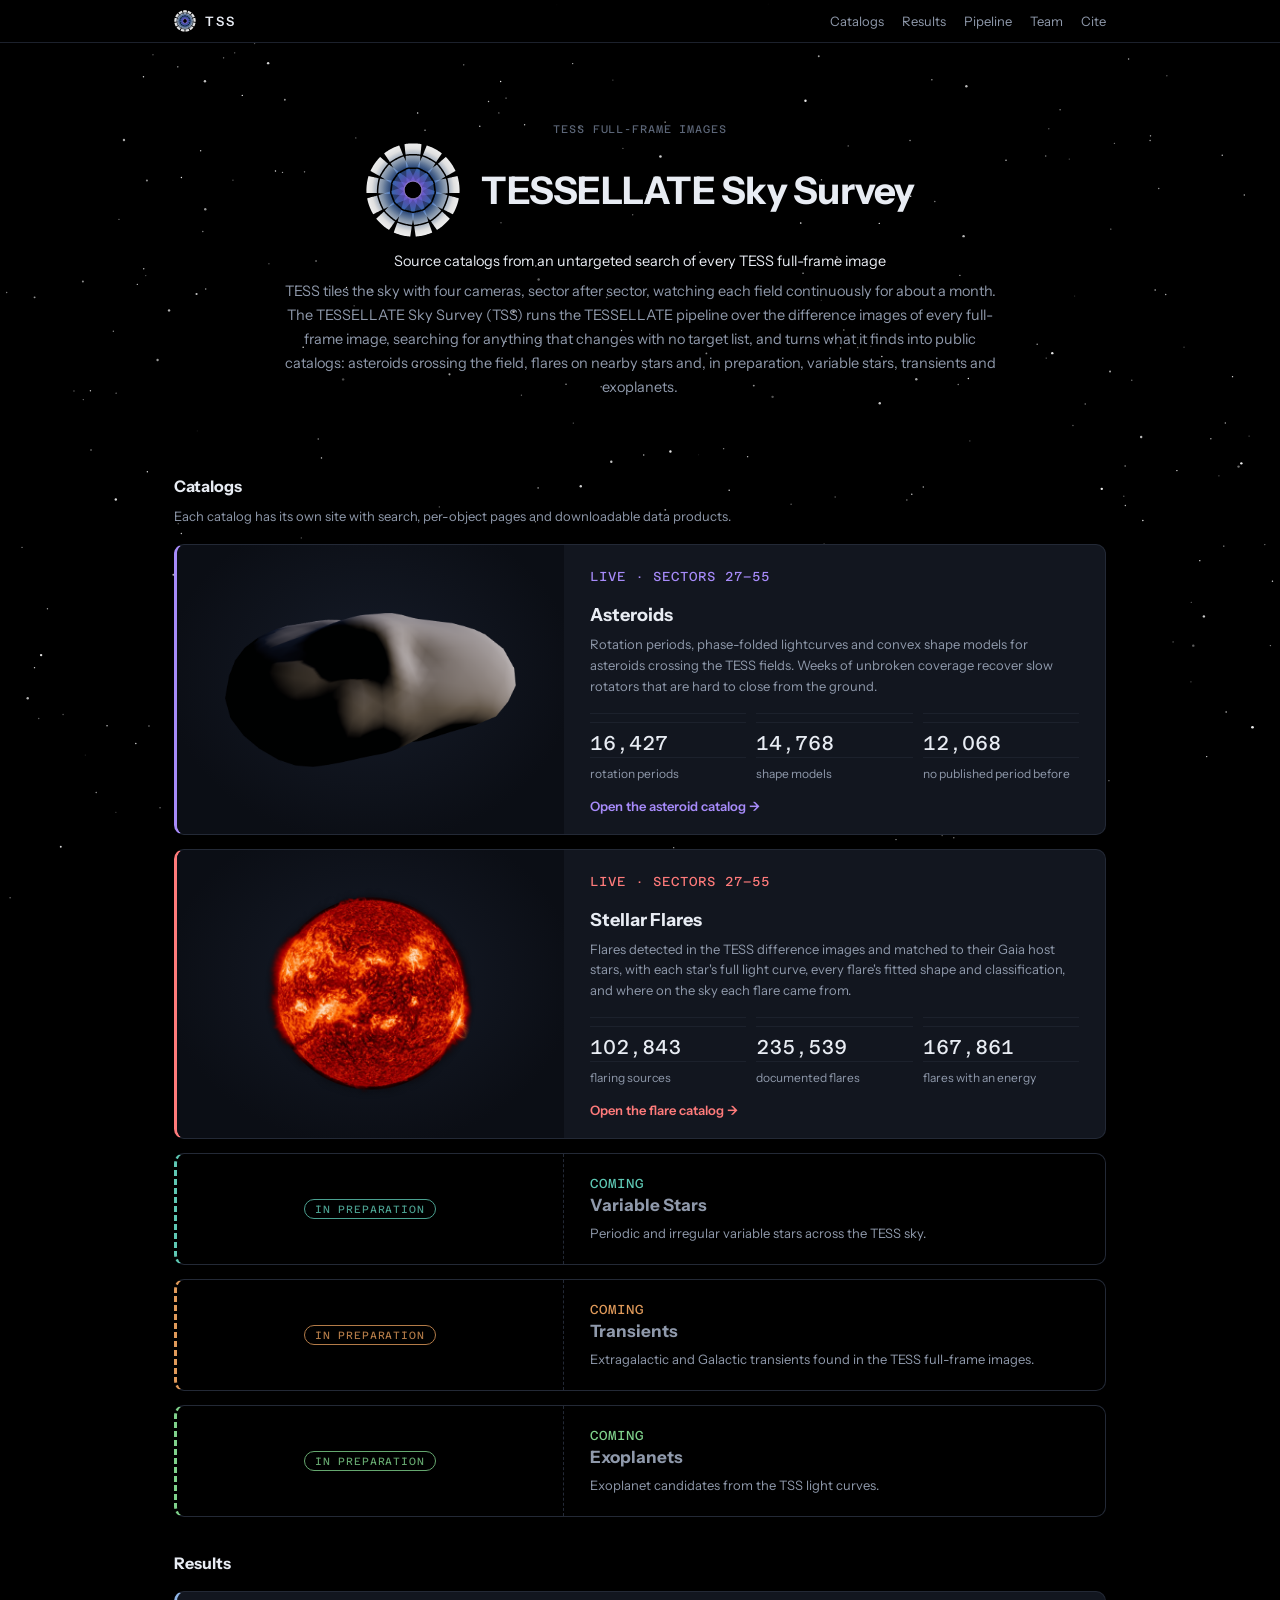
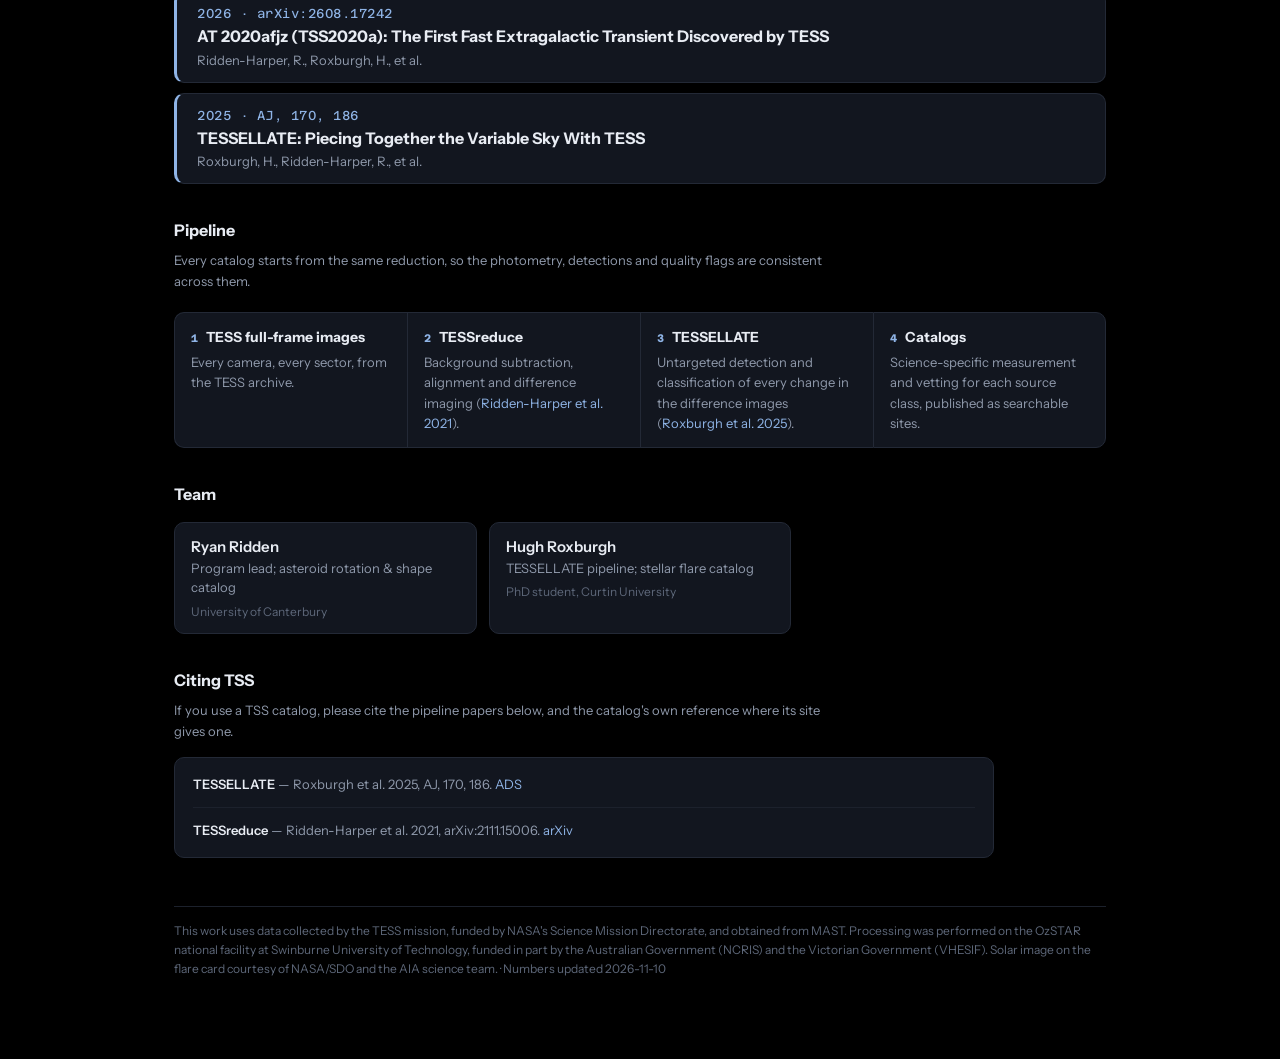
<file: index.html>
<!doctype html><html lang="en"><meta charset="utf-8">
<title>TESSELLATE Sky Survey (TSS)</title>
<meta name="viewport" content="width=device-width,initial-scale=1">
<meta name="description" content="The TESSELLATE Sky Survey (TSS): source catalogs from an untargeted search of every TESS full-frame image. Asteroid rotation and shape, stellar flares, and more to come.">
<link rel="icon" href="assets/favicon.svg?v=7" type="image/svg+xml">
<link rel="preconnect" href="https://fonts.googleapis.com">
<link rel="preconnect" href="https://fonts.gstatic.com" crossorigin>
<link rel="stylesheet" href="https://fonts.googleapis.com/css2?family=Instrument+Sans:ital,wght@0,400;0,500;0,600;0,700;1,400&family=Azeret+Mono:wght@400;500&display=swap">
<link rel="stylesheet" href="assets/site.css?v=18">

<!-- loader: generated by tools/make_logo.py --loader -->
<div id="loader"><style>#loader{position:fixed;inset:0;z-index:100;display:flex;align-items:center;justify-content:center;background:#000;opacity:.999;will-change:opacity;animation:ld-out 0.34s ease 1.65s forwards}#loader svg{width:min(60vmin,400px);height:auto}#loader use{opacity:0;animation:ld-in 0.17s ease-out forwards,ld-fade 0.45s linear forwards;animation-delay:calc(var(--i) * 0.061s),1.45s}.ld-k0{animation:ld-k0 0.25s ease 0.98s forwards}@keyframes ld-k0{to{stop-color:#c4b0ff;stop-opacity:0.82}}.ld-k1{animation:ld-k1 0.25s ease 0.98s forwards}@keyframes ld-k1{to{stop-color:#a98cf8;stop-opacity:0.63}}@keyframes ld-in{to{opacity:1}}@keyframes ld-fade{to{opacity:0}}@keyframes ld-out{to{opacity:0;visibility:hidden}}@media (prefers-reduced-motion:reduce){#loader{display:none}}</style><svg viewBox="-136.1 -136.1 272.2 272.2" aria-hidden="true"><defs><radialGradient id="ld-g" gradientUnits="userSpaceOnUse" cx="0" cy="0" r="136.1"><stop class="ld-k0" offset="0.17" stop-color="#8665ef" stop-opacity="0.453"/><stop class="ld-k1" offset="0.185" stop-color="#8367ef" stop-opacity="0.456"/><stop offset="0.21" stop-color="#7d6aee" stop-opacity="0.46"/><stop offset="0.45" stop-color="#4a86e8" stop-opacity="0.5"/><stop offset="0.64" stop-color="#b9d3f5" stop-opacity="0.68"/><stop offset="0.86" stop-color="#ffffff" stop-opacity="0.88"/><stop offset="1.0" stop-color="#ffffff" stop-opacity="0.95"/></radialGradient><g id="ld-s0"><path d="M24.1,-129.9 21.2,-130.4 18.2,-130.8 15.2,-131.2 12.2,-131.5 9.2,-131.7 6.1,-131.9 3.1,-132.0 0.0,-132.0 -3.1,-132.0 -6.1,-131.9 -9.2,-131.7 -12.2,-131.5 -15.2,-131.2 -18.2,-130.8 -21.2,-130.4 -24.1,-129.9 -24.0,-128.3 -23.8,-126.5 -23.6,-124.8 -23.5,-123.0 -23.3,-121.3 -23.1,-119.5 -23.0,-117.6 -22.8,-115.8 -22.6,-113.9 -22.4,-112.1 -22.2,-110.2 -22.0,-108.3 -21.8,-106.4 -21.5,-104.5 -21.3,-102.6 -21.1,-100.7 -18.5,-101.0 -15.9,-101.3 -13.3,-101.6 -10.7,-101.8 -8.0,-101.9 -5.3,-102.0 -2.7,-102.1 0.0,-102.1 2.7,-102.1 5.3,-102.0 8.0,-101.9 10.7,-101.8 13.3,-101.6 15.9,-101.3 18.5,-101.0 21.1,-100.7 21.3,-102.6 21.5,-104.5 21.8,-106.4 22.0,-108.3 22.2,-110.2 22.4,-112.1 22.6,-113.9 22.8,-115.8 23.0,-117.6 23.1,-119.5 23.3,-121.3 23.5,-123.0 23.6,-124.8 23.8,-126.5 24.0,-128.3Z"/><path d="M20.8,-96.5 18.3,-96.8 15.7,-97.1 13.1,-97.3 10.5,-97.5 7.9,-97.7 5.3,-97.8 2.6,-97.8 0.0,-97.9 -2.6,-97.8 -5.3,-97.8 -7.9,-97.7 -10.5,-97.5 -13.1,-97.3 -15.7,-97.1 -18.3,-96.8 -20.8,-96.5 -20.7,-94.6 -20.7,-92.6 -20.6,-90.6 -20.6,-88.5 -20.5,-86.5 -20.4,-84.4 -20.3,-82.3 -20.2,-80.2 -20.1,-78.1 -20.0,-76.0 -19.9,-73.9 -19.7,-71.8 -19.6,-69.6 -19.5,-67.5 -19.3,-65.4 -19.2,-63.3 -16.8,-63.5 -14.5,-63.7 -12.1,-63.8 -9.7,-63.9 -7.3,-64.0 -4.8,-64.1 -2.4,-64.1 0.0,-64.1 2.4,-64.1 4.8,-64.1 7.3,-64.0 9.7,-63.9 12.1,-63.8 14.5,-63.7 16.8,-63.5 19.2,-63.3 19.3,-65.4 19.5,-67.5 19.6,-69.6 19.7,-71.8 19.9,-73.9 20.0,-76.0 20.1,-78.1 20.2,-80.2 20.3,-82.3 20.4,-84.4 20.5,-86.5 20.6,-88.5 20.6,-90.6 20.7,-92.6 20.7,-94.6Z"/><path d="M19.0,-58.7 16.7,-58.9 14.3,-59.0 12.0,-59.2 9.6,-59.3 7.2,-59.4 4.8,-59.4 2.4,-59.5 0.0,-59.5 -2.4,-59.5 -4.8,-59.4 -7.2,-59.4 -9.6,-59.3 -12.0,-59.2 -14.3,-59.0 -16.7,-58.9 -19.0,-58.7 -19.0,-56.6 -19.0,-54.4 -19.0,-52.2 -19.0,-50.0 -19.0,-47.8 -19.0,-45.5 -18.9,-43.3 -18.9,-41.0 -18.8,-38.8 -18.8,-36.5 -18.7,-34.3 -18.6,-32.0 -18.6,-29.8 -18.5,-27.5 -18.4,-25.3 -18.3,-23.1 -16.0,-23.1 -13.8,-23.2 -11.5,-23.2 -9.2,-23.3 -6.9,-23.3 -4.6,-23.3 -2.3,-23.3 0.0,-23.3 2.3,-23.3 4.6,-23.3 6.9,-23.3 9.2,-23.3 11.5,-23.2 13.8,-23.2 16.0,-23.1 18.3,-23.1 18.4,-25.3 18.5,-27.5 18.6,-29.8 18.6,-32.0 18.7,-34.3 18.8,-36.5 18.8,-38.8 18.9,-41.0 18.9,-43.3 19.0,-45.5 19.0,-47.8 19.0,-50.0 19.0,-52.2 19.0,-54.4 19.0,-56.6Z"/></g><g id="ld-s1"><path d="M-39.1,-126.3 -41.9,-125.3 -44.7,-124.3 -47.5,-123.2 -50.3,-122.1 -53.1,-120.9 -55.9,-119.6 -58.6,-118.3 -61.3,-116.9 -64.0,-115.4 -66.7,-113.9 -69.3,-112.4 -71.9,-110.7 -74.4,-109.1 -76.9,-107.4 -79.3,-105.6 -81.7,-103.9 -80.8,-102.4 -79.9,-101.0 -78.9,-99.5 -78.0,-98.0 -77.0,-96.5 -76.0,-95.0 -75.0,-93.5 -74.0,-91.9 -72.9,-90.4 -71.9,-88.8 -70.8,-87.3 -69.8,-85.7 -68.7,-84.1 -67.6,-82.5 -66.6,-80.9 -65.5,-79.4 -63.3,-80.9 -61.2,-82.3 -59.0,-83.7 -56.7,-85.2 -54.4,-86.5 -52.1,-87.9 -49.8,-89.2 -47.5,-90.4 -45.1,-91.6 -42.7,-92.8 -40.3,-94.0 -37.9,-95.1 -35.4,-96.1 -33.0,-97.1 -30.6,-98.1 -28.1,-99.0 -28.8,-100.8 -29.5,-102.5 -30.2,-104.3 -30.9,-106.1 -31.6,-107.9 -32.3,-109.6 -33.0,-111.4 -33.6,-113.1 -34.3,-114.8 -35.0,-116.5 -35.7,-118.2 -36.4,-119.9 -37.1,-121.5 -37.7,-123.1 -38.4,-124.7Z"/><path d="M-26.4,-95.1 -28.8,-94.2 -31.2,-93.3 -33.6,-92.3 -36.0,-91.2 -38.4,-90.2 -40.8,-89.0 -43.1,-87.9 -45.5,-86.7 -47.8,-85.4 -50.1,-84.1 -52.4,-82.8 -54.6,-81.5 -56.8,-80.1 -59.0,-78.7 -61.2,-77.3 -63.3,-75.8 -62.3,-74.1 -61.3,-72.4 -60.4,-70.6 -59.3,-68.8 -58.3,-67.1 -57.3,-65.3 -56.2,-63.5 -55.2,-61.7 -54.1,-59.8 -53.0,-58.0 -51.9,-56.2 -50.8,-54.4 -49.7,-52.6 -48.6,-50.8 -47.5,-48.9 -46.4,-47.1 -44.4,-48.4 -42.4,-49.7 -40.3,-50.9 -38.3,-52.1 -36.2,-53.3 -34.1,-54.5 -31.9,-55.6 -29.8,-56.8 -27.6,-57.9 -25.5,-59.0 -23.3,-60.1 -21.1,-61.1 -19.0,-62.1 -16.8,-63.1 -14.6,-64.0 -12.5,-65.0 -13.3,-66.9 -14.2,-68.8 -15.0,-70.8 -15.9,-72.7 -16.8,-74.7 -17.6,-76.6 -18.5,-78.5 -19.4,-80.4 -20.3,-82.3 -21.2,-84.2 -22.1,-86.1 -22.9,-87.9 -23.8,-89.8 -24.7,-91.6 -25.6,-93.4Z"/><path d="M-10.4,-60.8 -12.6,-59.9 -14.7,-58.9 -16.9,-58.0 -19.0,-56.9 -21.2,-55.9 -23.4,-54.8 -25.5,-53.8 -27.6,-52.7 -29.8,-51.5 -31.9,-50.4 -34.0,-49.2 -36.0,-48.0 -38.1,-46.8 -40.1,-45.6 -42.1,-44.4 -44.1,-43.1 -43.1,-41.2 -42.1,-39.3 -41.1,-37.4 -40.1,-35.4 -39.0,-33.5 -37.9,-31.5 -36.9,-29.5 -35.8,-27.6 -34.7,-25.6 -33.6,-23.6 -32.5,-21.6 -31.4,-19.7 -30.3,-17.7 -29.1,-15.8 -28.0,-13.8 -26.9,-11.9 -24.9,-13.0 -23.0,-14.1 -21.0,-15.2 -19.0,-16.3 -17.0,-17.4 -14.9,-18.5 -12.9,-19.6 -10.8,-20.7 -8.8,-21.7 -6.7,-22.8 -4.7,-23.9 -2.6,-24.9 -0.6,-25.9 1.4,-26.9 3.5,-27.9 5.5,-28.9 4.5,-30.9 3.6,-32.9 2.6,-35.0 1.6,-37.0 0.6,-39.0 -0.4,-41.1 -1.4,-43.1 -2.4,-45.1 -3.4,-47.1 -4.4,-49.1 -5.4,-51.1 -6.4,-53.1 -7.4,-55.1 -8.4,-57.0 -9.4,-58.9Z"/></g><g id="ld-s2"><path d="M-93.3,-93.6 -95.3,-91.5 -97.3,-89.3 -99.3,-87.0 -101.3,-84.7 -103.2,-82.3 -105.0,-79.9 -106.9,-77.5 -108.6,-75.0 -110.3,-72.4 -112.0,-69.9 -113.6,-67.3 -115.1,-64.7 -116.6,-62.0 -118.0,-59.3 -119.3,-56.7 -120.6,-54.0 -119.2,-53.1 -117.7,-52.3 -116.1,-51.4 -114.6,-50.6 -113.0,-49.7 -111.5,-48.8 -109.8,-47.9 -108.2,-47.0 -106.6,-46.1 -104.9,-45.2 -103.3,-44.3 -101.6,-43.4 -99.9,-42.5 -98.2,-41.6 -96.5,-40.7 -94.9,-39.9 -93.7,-42.2 -92.4,-44.5 -91.1,-46.8 -89.8,-49.0 -88.4,-51.3 -87.0,-53.6 -85.5,-55.8 -84.0,-58.0 -82.5,-60.2 -80.9,-62.4 -79.3,-64.5 -77.7,-66.6 -76.0,-68.6 -74.3,-70.6 -72.6,-72.6 -70.9,-74.6 -72.3,-75.8 -73.8,-77.1 -75.2,-78.3 -76.6,-79.6 -78.1,-80.8 -79.5,-82.1 -80.9,-83.3 -82.4,-84.5 -83.8,-85.7 -85.2,-86.9 -86.5,-88.1 -87.9,-89.2 -89.3,-90.4 -90.6,-91.5 -91.9,-92.6Z"/><path d="M-67.6,-71.9 -69.3,-70.0 -71.0,-68.1 -72.7,-66.1 -74.3,-64.0 -75.9,-62.0 -77.5,-59.9 -79.0,-57.8 -80.5,-55.6 -82.0,-53.4 -83.5,-51.2 -84.9,-49.0 -86.2,-46.8 -87.6,-44.5 -88.8,-42.3 -90.1,-40.0 -91.3,-37.7 -89.6,-36.6 -87.9,-35.6 -86.3,-34.5 -84.5,-33.4 -82.8,-32.3 -81.1,-31.2 -79.3,-30.1 -77.5,-29.0 -75.7,-27.8 -73.9,-26.7 -72.1,-25.6 -70.3,-24.5 -68.4,-23.4 -66.6,-22.3 -64.8,-21.3 -63.0,-20.2 -61.8,-22.2 -60.6,-24.3 -59.4,-26.3 -58.1,-28.4 -56.8,-30.4 -55.5,-32.4 -54.1,-34.4 -52.8,-36.4 -51.4,-38.4 -50.0,-40.4 -48.6,-42.3 -47.1,-44.3 -45.7,-46.2 -44.2,-48.1 -42.7,-49.9 -41.2,-51.7 -42.9,-53.1 -44.5,-54.4 -46.2,-55.7 -47.9,-57.0 -49.5,-58.3 -51.2,-59.6 -52.9,-60.9 -54.6,-62.2 -56.2,-63.5 -57.9,-64.7 -59.5,-66.0 -61.2,-67.2 -62.8,-68.4 -64.4,-69.6 -66.0,-70.8Z"/><path d="M-37.5,-49.0 -39.0,-47.2 -40.4,-45.3 -41.9,-43.5 -43.3,-41.6 -44.8,-39.7 -46.2,-37.7 -47.6,-35.8 -48.9,-33.8 -50.3,-31.8 -51.6,-29.8 -52.9,-27.8 -54.2,-25.8 -55.5,-23.8 -56.7,-21.7 -57.9,-19.7 -59.1,-17.7 -57.4,-16.5 -55.6,-15.2 -53.8,-14.0 -51.9,-12.8 -50.1,-11.5 -48.2,-10.3 -46.4,-9.0 -44.5,-7.8 -42.6,-6.5 -40.7,-5.3 -38.8,-4.1 -36.9,-2.8 -35.0,-1.6 -33.1,-0.4 -31.2,0.8 -29.4,2.0 -28.1,0.1 -26.9,-1.8 -25.7,-3.7 -24.4,-5.6 -23.1,-7.5 -21.8,-9.4 -20.5,-11.4 -19.2,-13.3 -17.9,-15.2 -16.6,-17.1 -15.2,-18.9 -13.9,-20.8 -12.6,-22.7 -11.2,-24.5 -9.9,-26.3 -8.6,-28.1 -10.4,-29.5 -12.1,-30.8 -13.9,-32.2 -15.8,-33.5 -17.6,-34.9 -19.4,-36.2 -21.2,-37.5 -23.1,-38.8 -24.9,-40.2 -26.7,-41.5 -28.5,-42.8 -30.4,-44.0 -32.2,-45.3 -34.0,-46.6 -35.7,-47.8Z"/></g><g id="ld-s3"><path d="M-126.1,-39.6 -126.9,-36.7 -127.7,-33.8 -128.4,-30.9 -129.0,-27.9 -129.6,-25.0 -130.2,-22.0 -130.6,-18.9 -131.0,-15.9 -131.4,-12.9 -131.6,-9.8 -131.8,-6.8 -132.0,-3.7 -132.1,-0.7 -132.1,2.3 -132.0,5.3 -131.9,8.3 -130.2,8.3 -128.5,8.4 -126.7,8.4 -125.0,8.5 -123.2,8.5 -121.4,8.6 -119.5,8.6 -117.7,8.6 -115.8,8.7 -113.9,8.7 -112.0,8.7 -110.1,8.8 -108.2,8.8 -106.3,8.8 -104.4,8.8 -102.5,8.8 -102.5,6.2 -102.5,3.6 -102.4,1.0 -102.3,-1.7 -102.1,-4.3 -101.9,-7.0 -101.7,-9.7 -101.4,-12.3 -101.0,-15.0 -100.6,-17.6 -100.2,-20.2 -99.7,-22.8 -99.2,-25.4 -98.7,-28.0 -98.1,-30.6 -97.4,-33.1 -99.3,-33.5 -101.1,-34.0 -103.0,-34.4 -104.9,-34.9 -106.7,-35.3 -108.5,-35.7 -110.4,-36.1 -112.2,-36.6 -114.0,-37.0 -115.8,-37.4 -117.6,-37.8 -119.3,-38.1 -121.0,-38.5 -122.8,-38.9 -124.4,-39.2Z"/><path d="M-93.3,-32.3 -93.9,-29.8 -94.5,-27.3 -95.0,-24.7 -95.6,-22.2 -96.0,-19.6 -96.4,-17.0 -96.8,-14.4 -97.2,-11.8 -97.5,-9.2 -97.7,-6.6 -97.9,-3.9 -98.1,-1.3 -98.2,1.3 -98.3,3.9 -98.3,6.4 -98.3,9.0 -96.4,9.2 -94.4,9.4 -92.4,9.6 -90.4,9.7 -88.3,9.9 -86.3,10.1 -84.2,10.2 -82.1,10.4 -80.0,10.5 -77.9,10.7 -75.7,10.8 -73.6,10.9 -71.5,11.1 -69.4,11.2 -67.3,11.3 -65.2,11.4 -65.1,9.0 -64.9,6.7 -64.8,4.3 -64.6,1.9 -64.4,-0.5 -64.2,-2.9 -63.9,-5.3 -63.7,-7.7 -63.4,-10.1 -63.0,-12.5 -62.7,-14.9 -62.3,-17.3 -61.9,-19.7 -61.5,-22.0 -61.0,-24.3 -60.5,-26.7 -62.6,-27.1 -64.7,-27.5 -66.8,-27.8 -68.9,-28.2 -71.0,-28.6 -73.1,-29.0 -75.1,-29.4 -77.2,-29.7 -79.3,-30.1 -81.3,-30.4 -83.4,-30.8 -85.4,-31.1 -87.4,-31.4 -89.4,-31.7 -91.4,-32.0Z"/><path d="M-56.0,-25.9 -56.4,-23.7 -56.9,-21.3 -57.3,-19.0 -57.7,-16.7 -58.1,-14.3 -58.4,-11.9 -58.7,-9.6 -59.0,-7.2 -59.3,-4.8 -59.6,-2.4 -59.8,0.0 -60.0,2.4 -60.2,4.8 -60.3,7.1 -60.5,9.5 -60.6,11.8 -58.4,12.1 -56.3,12.3 -54.1,12.6 -51.9,12.8 -49.7,13.1 -47.5,13.3 -45.3,13.6 -43.0,13.8 -40.8,14.0 -38.5,14.2 -36.3,14.4 -34.0,14.6 -31.8,14.8 -29.5,15.0 -27.3,15.2 -25.1,15.4 -24.9,13.1 -24.7,10.9 -24.4,8.6 -24.2,6.4 -24.0,4.1 -23.7,1.8 -23.4,-0.5 -23.2,-2.8 -22.9,-5.1 -22.6,-7.4 -22.3,-9.7 -22.0,-12.0 -21.7,-14.2 -21.3,-16.5 -21.0,-18.7 -20.7,-20.9 -22.9,-21.3 -25.1,-21.6 -27.3,-22.0 -29.5,-22.4 -31.8,-22.7 -34.0,-23.0 -36.2,-23.4 -38.5,-23.7 -40.7,-24.0 -42.9,-24.3 -45.1,-24.6 -47.3,-24.9 -49.5,-25.2 -51.7,-25.4 -53.9,-25.7Z"/></g><g id="ld-s4"><path d="M-130.0,23.6 -129.4,26.5 -128.8,29.4 -128.0,32.3 -127.2,35.2 -126.4,38.1 -125.5,41.0 -124.5,43.9 -123.4,46.8 -122.3,49.7 -121.1,52.5 -119.9,55.3 -118.6,58.0 -117.3,60.7 -115.9,63.4 -114.4,66.0 -113.0,68.6 -111.4,67.9 -109.9,67.1 -108.3,66.4 -106.7,65.6 -105.1,64.8 -103.5,64.0 -101.8,63.2 -100.2,62.4 -98.5,61.5 -96.8,60.7 -95.2,59.8 -93.5,58.9 -91.8,58.1 -90.1,57.2 -88.4,56.3 -86.7,55.4 -87.9,53.1 -89.1,50.8 -90.2,48.4 -91.4,46.0 -92.5,43.6 -93.5,41.2 -94.5,38.7 -95.5,36.2 -96.4,33.7 -97.3,31.2 -98.1,28.7 -98.9,26.1 -99.7,23.6 -100.4,21.0 -101.0,18.5 -101.6,16.0 -103.5,16.5 -105.3,16.9 -107.2,17.4 -109.0,17.9 -110.9,18.3 -112.7,18.8 -114.5,19.3 -116.3,19.8 -118.1,20.2 -119.9,20.7 -121.6,21.2 -123.4,21.7 -125.1,22.1 -126.8,22.6 -128.4,23.1Z"/><path d="M-97.6,14.8 -97.0,17.3 -96.4,19.8 -95.7,22.3 -94.9,24.8 -94.1,27.3 -93.3,29.8 -92.4,32.2 -91.5,34.7 -90.6,37.2 -89.6,39.6 -88.5,42.0 -87.5,44.4 -86.4,46.8 -85.2,49.1 -84.1,51.4 -82.9,53.7 -81.1,52.9 -79.2,52.2 -77.4,51.4 -75.5,50.6 -73.6,49.8 -71.7,49.0 -69.8,48.2 -67.9,47.3 -65.9,46.5 -64.0,45.6 -62.1,44.8 -60.1,43.9 -58.2,43.0 -56.2,42.1 -54.3,41.3 -52.4,40.4 -53.4,38.2 -54.4,36.1 -55.4,33.9 -56.3,31.7 -57.3,29.5 -58.2,27.3 -59.1,25.0 -60.0,22.7 -60.8,20.5 -61.6,18.2 -62.4,15.9 -63.2,13.6 -63.9,11.3 -64.7,9.1 -65.3,6.8 -66.0,4.5 -68.0,5.1 -70.0,5.8 -72.1,6.4 -74.1,7.0 -76.1,7.6 -78.2,8.3 -80.2,8.9 -82.2,9.6 -84.2,10.2 -86.2,10.9 -88.1,11.5 -90.1,12.2 -92.0,12.8 -93.9,13.5 -95.8,14.1Z"/><path d="M-61.6,3.0 -61.0,5.3 -60.3,7.5 -59.6,9.8 -58.8,12.0 -58.1,14.3 -57.3,16.6 -56.4,18.8 -55.6,21.1 -54.7,23.3 -53.9,25.6 -52.9,27.8 -52.0,30.0 -51.1,32.2 -50.1,34.3 -49.1,36.5 -48.1,38.6 -46.1,37.8 -44.1,37.1 -42.1,36.3 -40.0,35.5 -37.9,34.7 -35.9,33.9 -33.8,33.0 -31.7,32.2 -29.6,31.4 -27.5,30.5 -25.4,29.6 -23.3,28.8 -21.2,27.9 -19.2,27.0 -17.1,26.1 -15.1,25.3 -15.9,23.2 -16.8,21.1 -17.6,19.0 -18.5,16.9 -19.3,14.7 -20.2,12.6 -21.0,10.4 -21.8,8.3 -22.6,6.1 -23.4,3.9 -24.2,1.8 -25.0,-0.4 -25.8,-2.5 -26.6,-4.7 -27.3,-6.8 -28.0,-8.9 -30.1,-8.2 -32.3,-7.5 -34.4,-6.8 -36.5,-6.1 -38.7,-5.3 -40.8,-4.6 -42.9,-3.8 -45.1,-3.1 -47.2,-2.3 -49.3,-1.6 -51.4,-0.8 -53.5,-0.0 -55.6,0.7 -57.6,1.5 -59.6,2.3Z"/></g><g id="ld-s5"><path d="M-104.2,81.3 -102.3,83.6 -100.4,85.9 -98.4,88.1 -96.3,90.3 -94.2,92.5 -92.0,94.6 -89.8,96.7 -87.5,98.8 -85.2,100.8 -82.9,102.8 -80.5,104.6 -78.1,106.5 -75.6,108.3 -73.1,110.0 -70.6,111.6 -68.1,113.2 -67.1,111.9 -66.1,110.5 -65.1,109.1 -64.0,107.7 -63.0,106.2 -61.9,104.8 -60.8,103.3 -59.7,101.8 -58.6,100.2 -57.6,98.7 -56.5,97.2 -55.4,95.6 -54.3,94.1 -53.2,92.5 -52.1,90.9 -51.0,89.4 -53.1,87.9 -55.3,86.4 -57.4,84.8 -59.5,83.2 -61.6,81.6 -63.7,79.9 -65.7,78.2 -67.7,76.4 -69.7,74.6 -71.7,72.8 -73.6,71.0 -75.5,69.1 -77.3,67.2 -79.1,65.3 -80.8,63.3 -82.6,61.4 -84.0,62.7 -85.4,63.9 -86.8,65.2 -88.3,66.5 -89.7,67.8 -91.1,69.0 -92.4,70.3 -93.8,71.6 -95.2,72.8 -96.5,74.1 -97.9,75.3 -99.2,76.5 -100.5,77.7 -101.7,78.9 -103.0,80.1Z"/><path d="M-79.6,58.5 -77.9,60.4 -76.1,62.3 -74.4,64.2 -72.5,66.0 -70.7,67.9 -68.8,69.7 -66.9,71.5 -64.9,73.3 -62.9,75.0 -60.9,76.7 -58.9,78.3 -56.8,80.0 -54.7,81.5 -52.7,83.1 -50.6,84.6 -48.4,86.0 -47.2,84.5 -45.9,83.0 -44.6,81.5 -43.3,79.9 -42.0,78.3 -40.7,76.7 -39.4,75.1 -38.1,73.4 -36.8,71.8 -35.5,70.1 -34.1,68.5 -32.8,66.8 -31.5,65.1 -30.2,63.4 -28.9,61.8 -27.6,60.1 -29.5,58.7 -31.4,57.2 -33.3,55.8 -35.1,54.3 -37.0,52.7 -38.9,51.2 -40.7,49.6 -42.5,48.0 -44.3,46.4 -46.1,44.7 -47.9,43.1 -49.6,41.4 -51.3,39.8 -53.0,38.1 -54.7,36.4 -56.3,34.7 -57.8,36.2 -59.3,37.6 -60.9,39.1 -62.4,40.6 -63.9,42.1 -65.4,43.7 -66.8,45.2 -68.3,46.7 -69.8,48.2 -71.2,49.7 -72.7,51.2 -74.1,52.6 -75.5,54.1 -76.9,55.6 -78.2,57.0Z"/><path d="M-53.2,31.3 -51.5,33.0 -49.9,34.7 -48.2,36.3 -46.5,38.0 -44.8,39.6 -43.0,41.3 -41.2,42.9 -39.4,44.5 -37.6,46.1 -35.8,47.7 -34.0,49.2 -32.1,50.7 -30.3,52.2 -28.4,53.7 -26.6,55.1 -24.7,56.5 -23.3,54.9 -21.8,53.3 -20.4,51.7 -18.9,50.0 -17.5,48.3 -16.0,46.7 -14.5,45.0 -13.1,43.2 -11.6,41.5 -10.2,39.8 -8.7,38.0 -7.3,36.3 -5.8,34.6 -4.4,32.8 -3.0,31.1 -1.6,29.4 -3.3,27.9 -5.1,26.5 -6.8,25.0 -8.5,23.5 -10.3,22.0 -12.0,20.5 -13.7,19.0 -15.5,17.5 -17.2,15.9 -18.9,14.4 -20.6,12.8 -22.3,11.3 -24.0,9.8 -25.7,8.2 -27.3,6.7 -29.0,5.1 -30.5,6.7 -32.1,8.3 -33.6,10.0 -35.2,11.6 -36.7,13.2 -38.3,14.9 -39.8,16.5 -41.3,18.2 -42.9,19.9 -44.4,21.5 -45.9,23.2 -47.4,24.8 -48.8,26.5 -50.3,28.1 -51.7,29.7Z"/></g><g id="ld-s6"><path d="M-54.5,120.4 -51.8,121.6 -49.0,122.7 -46.2,123.7 -43.3,124.7 -40.4,125.7 -37.5,126.6 -34.5,127.4 -31.6,128.2 -28.6,128.9 -25.6,129.5 -22.6,130.1 -19.6,130.6 -16.6,131.0 -13.6,131.4 -10.7,131.7 -7.7,131.9 -7.4,130.3 -7.2,128.6 -6.9,126.8 -6.6,125.1 -6.4,123.3 -6.1,121.5 -5.9,119.7 -5.6,117.9 -5.3,116.0 -5.1,114.2 -4.8,112.3 -4.6,110.4 -4.3,108.5 -4.1,106.6 -3.9,104.7 -3.6,102.8 -6.2,102.5 -8.8,102.2 -11.4,101.8 -14.0,101.3 -16.6,100.9 -19.2,100.3 -21.8,99.8 -24.4,99.1 -27.0,98.5 -29.6,97.8 -32.2,97.0 -34.7,96.3 -37.2,95.4 -39.7,94.6 -42.2,93.7 -44.6,92.7 -45.2,94.5 -45.9,96.3 -46.6,98.1 -47.2,99.9 -47.9,101.7 -48.5,103.4 -49.2,105.2 -49.8,107.0 -50.4,108.7 -51.1,110.4 -51.7,112.2 -52.3,113.8 -52.8,115.5 -53.4,117.2 -53.9,118.8Z"/><path d="M-43.3,88.7 -40.9,89.7 -38.5,90.5 -36.0,91.4 -33.5,92.2 -31.0,92.9 -28.5,93.7 -26.0,94.4 -23.4,95.0 -20.9,95.6 -18.3,96.2 -15.7,96.7 -13.1,97.2 -10.6,97.6 -8.0,98.0 -5.5,98.4 -2.9,98.7 -2.5,96.8 -2.1,94.8 -1.6,92.9 -1.2,90.9 -0.8,88.9 -0.4,86.8 0.0,84.8 0.4,82.7 0.8,80.7 1.2,78.6 1.6,76.5 2.0,74.4 2.4,72.3 2.7,70.2 3.1,68.1 3.5,66.1 1.1,65.7 -1.2,65.3 -3.6,64.8 -5.9,64.4 -8.3,63.9 -10.6,63.4 -13.0,62.8 -15.3,62.3 -17.7,61.7 -20.0,61.1 -22.4,60.4 -24.7,59.7 -27.0,59.1 -29.3,58.4 -31.5,57.6 -33.8,56.9 -34.4,58.9 -35.0,60.9 -35.7,62.9 -36.3,65.0 -37.0,67.0 -37.6,69.0 -38.2,71.1 -38.8,73.1 -39.4,75.1 -40.0,77.1 -40.6,79.1 -41.1,81.0 -41.7,83.0 -42.2,84.9 -42.8,86.9Z"/><path d="M-32.5,52.4 -30.3,53.2 -28.0,53.9 -25.8,54.6 -23.5,55.3 -21.2,55.9 -18.9,56.5 -16.6,57.2 -14.2,57.7 -11.9,58.3 -9.5,58.8 -7.2,59.4 -4.9,59.8 -2.5,60.3 -0.2,60.7 2.1,61.2 4.4,61.5 4.9,59.5 5.5,57.4 6.0,55.2 6.5,53.1 7.0,50.9 7.5,48.8 8.0,46.6 8.5,44.4 9.0,42.2 9.5,40.0 10.0,37.7 10.4,35.5 10.9,33.3 11.3,31.1 11.8,28.9 12.2,26.8 10.0,26.3 7.8,25.8 5.6,25.3 3.4,24.8 1.2,24.3 -1.1,23.8 -3.3,23.2 -5.6,22.7 -7.8,22.1 -10.1,21.5 -12.3,21.0 -14.5,20.4 -16.7,19.8 -18.9,19.2 -21.1,18.6 -23.3,18.0 -23.9,20.1 -24.5,22.3 -25.1,24.4 -25.7,26.6 -26.4,28.8 -27.0,31.0 -27.6,33.2 -28.1,35.3 -28.7,37.5 -29.3,39.7 -29.9,41.8 -30.4,44.0 -31.0,46.1 -31.5,48.3 -32.0,50.4Z"/></g><g id="ld-s7"><path d="M7.7,131.9 10.7,131.7 13.6,131.4 16.6,131.0 19.6,130.6 22.6,130.1 25.6,129.5 28.6,128.9 31.6,128.2 34.5,127.4 37.5,126.6 40.4,125.7 43.3,124.7 46.2,123.7 49.0,122.7 51.8,121.6 54.5,120.4 53.9,118.8 53.4,117.2 52.8,115.5 52.3,113.8 51.7,112.2 51.1,110.4 50.4,108.7 49.8,107.0 49.2,105.2 48.5,103.4 47.9,101.7 47.2,99.9 46.6,98.1 45.9,96.3 45.2,94.5 44.6,92.7 42.2,93.7 39.7,94.6 37.2,95.4 34.7,96.3 32.2,97.0 29.6,97.8 27.0,98.5 24.4,99.1 21.8,99.8 19.2,100.3 16.6,100.9 14.0,101.3 11.4,101.8 8.8,102.2 6.2,102.5 3.6,102.8 3.9,104.7 4.1,106.6 4.3,108.5 4.6,110.4 4.8,112.3 5.1,114.2 5.3,116.0 5.6,117.9 5.9,119.7 6.1,121.5 6.4,123.3 6.6,125.1 6.9,126.8 7.2,128.6 7.4,130.3Z"/><path d="M2.9,98.7 5.5,98.4 8.0,98.0 10.6,97.6 13.1,97.2 15.7,96.7 18.3,96.2 20.9,95.6 23.4,95.0 26.0,94.4 28.5,93.7 31.0,92.9 33.5,92.2 36.0,91.4 38.5,90.5 40.9,89.7 43.3,88.7 42.8,86.9 42.2,84.9 41.7,83.0 41.1,81.0 40.6,79.1 40.0,77.1 39.4,75.1 38.8,73.1 38.2,71.1 37.6,69.0 37.0,67.0 36.3,65.0 35.7,62.9 35.0,60.9 34.4,58.9 33.8,56.9 31.5,57.6 29.3,58.4 27.0,59.1 24.7,59.7 22.4,60.4 20.0,61.1 17.7,61.7 15.3,62.3 13.0,62.8 10.6,63.4 8.3,63.9 5.9,64.4 3.6,64.8 1.2,65.3 -1.1,65.7 -3.5,66.1 -3.1,68.1 -2.7,70.2 -2.4,72.3 -2.0,74.4 -1.6,76.5 -1.2,78.6 -0.8,80.7 -0.4,82.7 -0.0,84.8 0.4,86.8 0.8,88.9 1.2,90.9 1.6,92.9 2.1,94.8 2.5,96.8Z"/><path d="M-4.4,61.5 -2.1,61.2 0.2,60.7 2.5,60.3 4.9,59.8 7.2,59.4 9.5,58.8 11.9,58.3 14.2,57.7 16.6,57.2 18.9,56.5 21.2,55.9 23.5,55.3 25.8,54.6 28.0,53.9 30.3,53.2 32.5,52.4 32.0,50.4 31.5,48.3 31.0,46.1 30.4,44.0 29.9,41.8 29.3,39.7 28.7,37.5 28.1,35.3 27.6,33.2 27.0,31.0 26.4,28.8 25.7,26.6 25.1,24.4 24.5,22.3 23.9,20.1 23.3,18.0 21.1,18.6 18.9,19.2 16.7,19.8 14.5,20.4 12.3,21.0 10.1,21.5 7.8,22.1 5.6,22.7 3.3,23.2 1.1,23.8 -1.2,24.3 -3.4,24.8 -5.6,25.3 -7.8,25.8 -10.0,26.3 -12.2,26.8 -11.8,28.9 -11.3,31.1 -10.9,33.3 -10.4,35.5 -10.0,37.7 -9.5,40.0 -9.0,42.2 -8.5,44.4 -8.0,46.6 -7.5,48.8 -7.0,50.9 -6.5,53.1 -6.0,55.2 -5.5,57.4 -4.9,59.5Z"/></g><g id="ld-s8"><path d="M68.1,113.2 70.6,111.6 73.1,110.0 75.6,108.3 78.1,106.5 80.5,104.6 82.9,102.8 85.2,100.8 87.5,98.8 89.8,96.7 92.0,94.6 94.2,92.5 96.3,90.3 98.4,88.1 100.4,85.9 102.3,83.6 104.2,81.3 103.0,80.1 101.7,78.9 100.5,77.7 99.2,76.5 97.9,75.3 96.5,74.1 95.2,72.8 93.8,71.6 92.4,70.3 91.1,69.0 89.7,67.8 88.3,66.5 86.8,65.2 85.4,63.9 84.0,62.7 82.6,61.4 80.8,63.3 79.1,65.3 77.3,67.2 75.5,69.1 73.6,71.0 71.7,72.8 69.7,74.6 67.7,76.4 65.7,78.2 63.7,79.9 61.6,81.6 59.5,83.2 57.4,84.8 55.3,86.4 53.1,87.9 51.0,89.4 52.1,90.9 53.2,92.5 54.3,94.1 55.4,95.6 56.5,97.2 57.6,98.7 58.6,100.2 59.7,101.8 60.8,103.3 61.9,104.8 63.0,106.2 64.0,107.7 65.1,109.1 66.1,110.5 67.1,111.9Z"/><path d="M48.4,86.0 50.6,84.6 52.7,83.1 54.7,81.5 56.8,80.0 58.9,78.3 60.9,76.7 62.9,75.0 64.9,73.3 66.9,71.5 68.8,69.7 70.7,67.9 72.5,66.0 74.4,64.2 76.1,62.3 77.9,60.4 79.6,58.5 78.2,57.0 76.9,55.6 75.5,54.1 74.1,52.6 72.7,51.2 71.2,49.7 69.8,48.2 68.3,46.7 66.8,45.2 65.4,43.7 63.9,42.1 62.4,40.6 60.9,39.1 59.3,37.6 57.8,36.2 56.3,34.7 54.7,36.4 53.0,38.1 51.3,39.8 49.6,41.4 47.9,43.1 46.1,44.7 44.3,46.4 42.5,48.0 40.7,49.6 38.9,51.2 37.0,52.7 35.1,54.3 33.3,55.8 31.4,57.2 29.5,58.7 27.6,60.1 28.9,61.8 30.2,63.4 31.5,65.1 32.8,66.8 34.1,68.5 35.5,70.1 36.8,71.8 38.1,73.4 39.4,75.1 40.7,76.7 42.0,78.3 43.3,79.9 44.6,81.5 45.9,83.0 47.2,84.5Z"/><path d="M24.7,56.5 26.6,55.1 28.4,53.7 30.3,52.2 32.1,50.7 34.0,49.2 35.8,47.7 37.6,46.1 39.4,44.5 41.2,42.9 43.0,41.3 44.8,39.6 46.5,38.0 48.2,36.3 49.9,34.7 51.5,33.0 53.2,31.3 51.7,29.7 50.3,28.1 48.8,26.5 47.4,24.8 45.9,23.2 44.4,21.5 42.9,19.9 41.3,18.2 39.8,16.5 38.3,14.9 36.7,13.2 35.2,11.6 33.6,10.0 32.1,8.3 30.5,6.7 29.0,5.1 27.3,6.7 25.7,8.2 24.0,9.8 22.3,11.3 20.6,12.8 18.9,14.4 17.2,15.9 15.5,17.5 13.7,19.0 12.0,20.5 10.3,22.0 8.5,23.5 6.8,25.0 5.1,26.5 3.3,27.9 1.6,29.4 3.0,31.1 4.4,32.8 5.8,34.6 7.3,36.3 8.7,38.0 10.2,39.8 11.6,41.5 13.1,43.2 14.5,45.0 16.0,46.7 17.5,48.3 18.9,50.0 20.4,51.7 21.8,53.3 23.3,54.9Z"/></g><g id="ld-s9"><path d="M113.0,68.6 114.4,66.0 115.9,63.4 117.3,60.7 118.6,58.0 119.9,55.3 121.1,52.5 122.3,49.7 123.4,46.8 124.5,43.9 125.5,41.0 126.4,38.1 127.2,35.2 128.0,32.3 128.8,29.4 129.4,26.5 130.0,23.6 128.4,23.1 126.8,22.6 125.1,22.1 123.4,21.7 121.6,21.2 119.9,20.7 118.1,20.2 116.3,19.8 114.5,19.3 112.7,18.8 110.9,18.3 109.0,17.9 107.2,17.4 105.3,16.9 103.5,16.5 101.6,16.0 101.0,18.5 100.4,21.0 99.7,23.6 98.9,26.1 98.1,28.7 97.3,31.2 96.4,33.7 95.5,36.2 94.5,38.7 93.5,41.2 92.5,43.6 91.4,46.0 90.2,48.4 89.1,50.8 87.9,53.1 86.7,55.4 88.4,56.3 90.1,57.2 91.8,58.1 93.5,58.9 95.2,59.8 96.8,60.7 98.5,61.5 100.2,62.4 101.8,63.2 103.5,64.0 105.1,64.8 106.7,65.6 108.3,66.4 109.9,67.1 111.4,67.9Z"/><path d="M82.9,53.7 84.1,51.4 85.2,49.1 86.4,46.8 87.5,44.4 88.5,42.0 89.6,39.6 90.6,37.2 91.5,34.7 92.4,32.2 93.3,29.8 94.1,27.3 94.9,24.8 95.7,22.3 96.4,19.8 97.0,17.3 97.6,14.8 95.8,14.1 93.9,13.5 92.0,12.8 90.1,12.2 88.1,11.5 86.2,10.9 84.2,10.2 82.2,9.6 80.2,8.9 78.2,8.3 76.1,7.6 74.1,7.0 72.1,6.4 70.0,5.8 68.0,5.1 66.0,4.5 65.3,6.8 64.7,9.1 63.9,11.3 63.2,13.6 62.4,15.9 61.6,18.2 60.8,20.5 60.0,22.7 59.1,25.0 58.2,27.3 57.3,29.5 56.3,31.7 55.4,33.9 54.4,36.1 53.4,38.2 52.4,40.4 54.3,41.3 56.2,42.1 58.2,43.0 60.1,43.9 62.1,44.8 64.0,45.6 65.9,46.5 67.9,47.3 69.8,48.2 71.7,49.0 73.6,49.8 75.5,50.6 77.4,51.4 79.2,52.2 81.1,52.9Z"/><path d="M48.1,38.6 49.1,36.5 50.1,34.3 51.1,32.2 52.0,30.0 52.9,27.8 53.9,25.6 54.7,23.3 55.6,21.1 56.4,18.8 57.3,16.6 58.1,14.3 58.8,12.0 59.6,9.8 60.3,7.5 61.0,5.3 61.6,3.0 59.6,2.3 57.6,1.5 55.6,0.7 53.5,-0.0 51.4,-0.8 49.3,-1.6 47.2,-2.3 45.1,-3.1 42.9,-3.8 40.8,-4.6 38.7,-5.3 36.5,-6.1 34.4,-6.8 32.3,-7.5 30.1,-8.2 28.0,-8.9 27.3,-6.8 26.6,-4.7 25.8,-2.5 25.0,-0.4 24.2,1.8 23.4,3.9 22.6,6.1 21.8,8.3 21.0,10.4 20.2,12.6 19.3,14.7 18.5,16.9 17.6,19.0 16.8,21.1 15.9,23.2 15.1,25.3 17.1,26.1 19.2,27.0 21.2,27.9 23.3,28.8 25.4,29.6 27.5,30.5 29.6,31.4 31.7,32.2 33.8,33.0 35.9,33.9 37.9,34.7 40.0,35.5 42.1,36.3 44.1,37.1 46.1,37.8Z"/></g><g id="ld-s10"><path d="M131.9,8.3 132.0,5.3 132.1,2.3 132.1,-0.7 132.0,-3.7 131.8,-6.8 131.6,-9.8 131.4,-12.9 131.0,-15.9 130.6,-18.9 130.2,-22.0 129.6,-25.0 129.0,-27.9 128.4,-30.9 127.7,-33.8 126.9,-36.7 126.1,-39.6 124.4,-39.2 122.8,-38.9 121.0,-38.5 119.3,-38.1 117.6,-37.8 115.8,-37.4 114.0,-37.0 112.2,-36.6 110.4,-36.1 108.5,-35.7 106.7,-35.3 104.9,-34.9 103.0,-34.4 101.1,-34.0 99.3,-33.5 97.4,-33.1 98.1,-30.6 98.7,-28.0 99.2,-25.4 99.7,-22.8 100.2,-20.2 100.6,-17.6 101.0,-15.0 101.4,-12.3 101.7,-9.7 101.9,-7.0 102.1,-4.3 102.3,-1.7 102.4,1.0 102.5,3.6 102.5,6.2 102.5,8.8 104.4,8.8 106.3,8.8 108.2,8.8 110.1,8.8 112.0,8.7 113.9,8.7 115.8,8.7 117.7,8.6 119.5,8.6 121.4,8.6 123.2,8.5 125.0,8.5 126.7,8.4 128.5,8.4 130.2,8.3Z"/><path d="M98.3,9.0 98.3,6.4 98.3,3.9 98.2,1.3 98.1,-1.3 97.9,-3.9 97.7,-6.6 97.5,-9.2 97.2,-11.8 96.8,-14.4 96.4,-17.0 96.0,-19.6 95.6,-22.2 95.0,-24.7 94.5,-27.3 93.9,-29.8 93.3,-32.3 91.4,-32.0 89.4,-31.7 87.4,-31.4 85.4,-31.1 83.4,-30.8 81.3,-30.4 79.3,-30.1 77.2,-29.7 75.1,-29.4 73.1,-29.0 71.0,-28.6 68.9,-28.2 66.8,-27.8 64.7,-27.5 62.6,-27.1 60.5,-26.7 61.0,-24.3 61.5,-22.0 61.9,-19.7 62.3,-17.3 62.7,-14.9 63.0,-12.5 63.4,-10.1 63.7,-7.7 63.9,-5.3 64.2,-2.9 64.4,-0.5 64.6,1.9 64.8,4.3 64.9,6.7 65.1,9.0 65.2,11.4 67.3,11.3 69.4,11.2 71.5,11.1 73.6,10.9 75.7,10.8 77.9,10.7 80.0,10.5 82.1,10.4 84.2,10.2 86.3,10.1 88.3,9.9 90.4,9.7 92.4,9.6 94.4,9.4 96.4,9.2Z"/><path d="M60.6,11.8 60.5,9.5 60.3,7.1 60.2,4.8 60.0,2.4 59.8,0.0 59.6,-2.4 59.3,-4.8 59.0,-7.2 58.7,-9.6 58.4,-11.9 58.1,-14.3 57.7,-16.7 57.3,-19.0 56.9,-21.3 56.4,-23.7 56.0,-25.9 53.9,-25.7 51.7,-25.4 49.5,-25.2 47.3,-24.9 45.1,-24.6 42.9,-24.3 40.7,-24.0 38.5,-23.7 36.2,-23.4 34.0,-23.0 31.8,-22.7 29.5,-22.4 27.3,-22.0 25.1,-21.6 22.9,-21.3 20.7,-20.9 21.0,-18.7 21.3,-16.5 21.7,-14.2 22.0,-12.0 22.3,-9.7 22.6,-7.4 22.9,-5.1 23.2,-2.8 23.4,-0.5 23.7,1.8 24.0,4.1 24.2,6.4 24.4,8.6 24.7,10.9 24.9,13.1 25.1,15.4 27.3,15.2 29.5,15.0 31.8,14.8 34.0,14.6 36.3,14.4 38.5,14.2 40.8,14.0 43.0,13.8 45.3,13.6 47.5,13.3 49.7,13.1 51.9,12.8 54.1,12.6 56.3,12.3 58.4,12.1Z"/></g><g id="ld-s11"><path d="M120.6,-54.0 119.3,-56.7 118.0,-59.3 116.6,-62.0 115.1,-64.7 113.6,-67.3 112.0,-69.9 110.3,-72.4 108.6,-75.0 106.9,-77.5 105.0,-79.9 103.2,-82.3 101.3,-84.7 99.3,-87.0 97.3,-89.3 95.3,-91.5 93.3,-93.6 91.9,-92.6 90.6,-91.5 89.3,-90.4 87.9,-89.2 86.5,-88.1 85.2,-86.9 83.8,-85.7 82.4,-84.5 80.9,-83.3 79.5,-82.1 78.1,-80.8 76.6,-79.6 75.2,-78.3 73.8,-77.1 72.3,-75.8 70.9,-74.6 72.6,-72.6 74.3,-70.6 76.0,-68.6 77.7,-66.6 79.3,-64.5 80.9,-62.4 82.5,-60.2 84.0,-58.0 85.5,-55.8 87.0,-53.6 88.4,-51.3 89.8,-49.0 91.1,-46.8 92.4,-44.5 93.7,-42.2 94.9,-39.9 96.5,-40.7 98.2,-41.6 99.9,-42.5 101.6,-43.4 103.3,-44.3 104.9,-45.2 106.6,-46.1 108.2,-47.0 109.8,-47.9 111.5,-48.8 113.0,-49.7 114.6,-50.6 116.1,-51.4 117.7,-52.3 119.2,-53.1Z"/><path d="M91.3,-37.7 90.1,-40.0 88.8,-42.3 87.6,-44.5 86.2,-46.8 84.9,-49.0 83.5,-51.2 82.0,-53.4 80.5,-55.6 79.0,-57.8 77.5,-59.9 75.9,-62.0 74.3,-64.0 72.7,-66.1 71.0,-68.1 69.3,-70.0 67.6,-71.9 66.0,-70.8 64.4,-69.6 62.8,-68.4 61.2,-67.2 59.5,-66.0 57.9,-64.7 56.2,-63.5 54.6,-62.2 52.9,-60.9 51.2,-59.6 49.5,-58.3 47.9,-57.0 46.2,-55.7 44.5,-54.4 42.9,-53.1 41.2,-51.7 42.7,-49.9 44.2,-48.1 45.7,-46.2 47.1,-44.3 48.6,-42.3 50.0,-40.4 51.4,-38.4 52.8,-36.4 54.1,-34.4 55.5,-32.4 56.8,-30.4 58.1,-28.4 59.4,-26.3 60.6,-24.3 61.8,-22.2 63.0,-20.2 64.8,-21.3 66.6,-22.3 68.4,-23.4 70.3,-24.5 72.1,-25.6 73.9,-26.7 75.7,-27.8 77.5,-29.0 79.3,-30.1 81.1,-31.2 82.8,-32.3 84.5,-33.4 86.3,-34.5 87.9,-35.6 89.6,-36.6Z"/><path d="M59.1,-17.7 57.9,-19.7 56.7,-21.7 55.5,-23.8 54.2,-25.8 52.9,-27.8 51.6,-29.8 50.3,-31.8 48.9,-33.8 47.6,-35.8 46.2,-37.7 44.8,-39.7 43.3,-41.6 41.9,-43.5 40.4,-45.3 39.0,-47.2 37.5,-49.0 35.7,-47.8 34.0,-46.6 32.2,-45.3 30.4,-44.0 28.5,-42.8 26.7,-41.5 24.9,-40.2 23.1,-38.8 21.2,-37.5 19.4,-36.2 17.6,-34.9 15.8,-33.5 13.9,-32.2 12.1,-30.8 10.4,-29.5 8.6,-28.1 9.9,-26.3 11.2,-24.5 12.6,-22.7 13.9,-20.8 15.2,-18.9 16.6,-17.1 17.9,-15.2 19.2,-13.3 20.5,-11.4 21.8,-9.4 23.1,-7.5 24.4,-5.6 25.7,-3.7 26.9,-1.8 28.1,0.1 29.4,2.0 31.2,0.8 33.1,-0.4 35.0,-1.6 36.9,-2.8 38.8,-4.1 40.7,-5.3 42.6,-6.5 44.5,-7.8 46.4,-9.0 48.2,-10.3 50.1,-11.5 51.9,-12.8 53.8,-14.0 55.6,-15.2 57.4,-16.5Z"/></g><g id="ld-s12"><path d="M81.7,-103.9 79.3,-105.6 76.9,-107.4 74.4,-109.1 71.9,-110.7 69.3,-112.4 66.7,-113.9 64.0,-115.4 61.3,-116.9 58.6,-118.3 55.9,-119.6 53.1,-120.9 50.3,-122.1 47.5,-123.2 44.7,-124.3 41.9,-125.3 39.1,-126.3 38.4,-124.7 37.7,-123.1 37.1,-121.5 36.4,-119.9 35.7,-118.2 35.0,-116.5 34.3,-114.8 33.6,-113.1 33.0,-111.4 32.3,-109.6 31.6,-107.9 30.9,-106.1 30.2,-104.3 29.5,-102.5 28.8,-100.8 28.1,-99.0 30.6,-98.1 33.0,-97.1 35.4,-96.1 37.9,-95.1 40.3,-94.0 42.7,-92.8 45.1,-91.6 47.5,-90.4 49.8,-89.2 52.1,-87.9 54.4,-86.5 56.7,-85.2 59.0,-83.7 61.2,-82.3 63.3,-80.9 65.5,-79.4 66.6,-80.9 67.6,-82.5 68.7,-84.1 69.8,-85.7 70.8,-87.3 71.9,-88.8 72.9,-90.4 74.0,-91.9 75.0,-93.5 76.0,-95.0 77.0,-96.5 78.0,-98.0 78.9,-99.5 79.9,-101.0 80.8,-102.4Z"/><path d="M63.3,-75.8 61.2,-77.3 59.0,-78.7 56.8,-80.1 54.6,-81.5 52.4,-82.8 50.1,-84.1 47.8,-85.4 45.5,-86.7 43.1,-87.9 40.8,-89.0 38.4,-90.2 36.0,-91.2 33.6,-92.3 31.2,-93.3 28.8,-94.2 26.4,-95.1 25.6,-93.4 24.7,-91.6 23.8,-89.8 22.9,-87.9 22.1,-86.1 21.2,-84.2 20.3,-82.3 19.4,-80.4 18.5,-78.5 17.6,-76.6 16.8,-74.7 15.9,-72.7 15.0,-70.8 14.2,-68.8 13.3,-66.9 12.5,-65.0 14.6,-64.0 16.8,-63.1 19.0,-62.1 21.1,-61.1 23.3,-60.1 25.5,-59.0 27.6,-57.9 29.8,-56.8 31.9,-55.6 34.1,-54.5 36.2,-53.3 38.3,-52.1 40.3,-50.9 42.4,-49.7 44.4,-48.4 46.4,-47.1 47.5,-48.9 48.6,-50.8 49.7,-52.6 50.8,-54.4 51.9,-56.2 53.0,-58.0 54.1,-59.8 55.2,-61.7 56.2,-63.5 57.3,-65.3 58.3,-67.1 59.3,-68.8 60.4,-70.6 61.3,-72.4 62.3,-74.1Z"/><path d="M44.1,-43.1 42.1,-44.4 40.1,-45.6 38.1,-46.8 36.0,-48.0 34.0,-49.2 31.9,-50.4 29.8,-51.5 27.6,-52.7 25.5,-53.8 23.4,-54.8 21.2,-55.9 19.0,-56.9 16.9,-58.0 14.7,-58.9 12.6,-59.9 10.4,-60.8 9.4,-58.9 8.4,-57.0 7.4,-55.1 6.4,-53.1 5.4,-51.1 4.4,-49.1 3.4,-47.1 2.4,-45.1 1.4,-43.1 0.4,-41.1 -0.6,-39.0 -1.6,-37.0 -2.6,-35.0 -3.6,-32.9 -4.5,-30.9 -5.5,-28.9 -3.5,-27.9 -1.4,-26.9 0.6,-25.9 2.6,-24.9 4.7,-23.9 6.7,-22.8 8.8,-21.7 10.8,-20.7 12.9,-19.6 14.9,-18.5 17.0,-17.4 19.0,-16.3 21.0,-15.2 23.0,-14.1 24.9,-13.0 26.9,-11.9 28.0,-13.8 29.1,-15.8 30.3,-17.7 31.4,-19.7 32.5,-21.6 33.6,-23.6 34.7,-25.6 35.8,-27.6 36.9,-29.5 37.9,-31.5 39.0,-33.5 40.1,-35.4 41.1,-37.4 42.1,-39.3 43.1,-41.2Z"/></g></defs><g fill="url(#ld-g)"><use href="#ld-s0" style="--i:0"/><use href="#ld-s12" style="--i:1"/><use href="#ld-s11" style="--i:2"/><use href="#ld-s10" style="--i:3"/><use href="#ld-s9" style="--i:4"/><use href="#ld-s8" style="--i:5"/><use href="#ld-s7" style="--i:6"/><use href="#ld-s6" style="--i:7"/><use href="#ld-s5" style="--i:8"/><use href="#ld-s4" style="--i:9"/><use href="#ld-s3" style="--i:10"/><use href="#ld-s2" style="--i:11"/><use href="#ld-s1" style="--i:12"/></g></svg></div>
<!-- /loader -->
<header class="bar"><div class="in">
  <a class="brand" href="#top"><img src="assets/logo.svg?v=7" alt="">TSS</a>
  <nav>
    <a href="#catalogs">Catalogs</a>
    <a href="#results">Results</a>
    <a class="opt" href="#pipeline">Pipeline</a>
    <a href="#team">Team</a>
    <a class="opt" href="#cite">Cite</a>
  </nav>
</div></header>

<main id="top">
  <section class="hero">
    <p class="eyebrow">TESS full-frame images</p>
    <div class="lockup">
      <img class="mark" src="assets/logo.svg?v=7" alt="TSS logo: the TESS camera footprints tiled around the ecliptic pole">
      <h1>TESSELLATE <span>Sky Survey</span></h1>
    </div>
    <p class="tag">Source catalogs from an untargeted search of every TESS full-frame image</p>
    <p class="lede">TESS tiles the sky with four cameras, sector after sector, watching each field continuously for about a month. The TESSELLATE Sky Survey (TSS) runs the TESSELLATE pipeline over the difference images of every full-frame image, searching for anything that changes with no target list, and turns what it finds into public catalogs: asteroids crossing the field, flares on nearby stars and, in preparation, variable stars, transients and exoplanets.</p>
  </section>

  <section id="catalogs">
    <h2>Catalogs</h2>
    <p class="note">Each catalog has its own site with search, per-object pages and downloadable data products.</p>
    <!-- one panel per catalog: hero picture left, summary right; a live panel is one link -->
    <div class="cards">
      <a class="card c-asteroid" href="https://cheerfuluser.github.io/tessellate_asteroid/">
        <div class="pic"><img src="assets/hero_asteroid_ludovica_az315.png?v=1" alt="Render of the non-convex shape model of (292) Ludovica"></div>
        <div class="txt">
          <p class="eyebrow">Live &middot; sectors <span data-k="asteroid.sectors">&hellip;</span></p>
          <h3>Asteroids</h3>
          <p>Rotation periods, phase-folded lightcurves and convex shape models for asteroids crossing the TESS fields. Weeks of unbroken coverage recover slow rotators that are hard to close from the ground.</p>
          <div class="nums">
            <div><div class="v" data-k="asteroid.periods">&hellip;</div><div class="l">rotation periods</div></div>
            <div><div class="v" data-k="asteroid.shape_models">&hellip;</div><div class="l">shape models</div></div>
            <div><div class="v" data-k="asteroid.no_prior_period">&hellip;</div><div class="l">no published period before</div></div>
          </div>
          <span class="go">Open the asteroid catalog &rarr;</span>
        </div>
      </a>
      <a class="card c-flare" data-warp="flare" href="https://tessellate-sky-survey.github.io/flare_stars/">
        <div class="pic"><img src="assets/hero_flare.webp?v=2" alt="The Sun in extreme-ultraviolet light (SDO/AIA 304 &Aring;) during the X8.7 flare of 2024 May 14, on its right-hand limb"></div>
        <div class="txt">
          <p class="eyebrow">Live &middot; sectors <span data-k="flares.sectors">&hellip;</span></p>
          <h3>Stellar Flares</h3>
          <p>Flares detected in the TESS difference images and matched to their Gaia host stars, with each star's full light curve, every flare's fitted shape and classification, and where on the sky each flare came from.</p>
          <div class="nums">
            <div><div class="v" data-k="flares.sources_all">&hellip;</div><div class="l">flaring sources</div></div>
            <div><div class="v" data-k="flares.flares_all">&hellip;</div><div class="l">documented flares</div></div>
            <div><div class="v" data-k="flares.with_energy">&hellip;</div><div class="l">flares with an energy</div></div>
          </div>
          <span class="go">Open the flare catalog &rarr;</span>
        </div>
      </a>
      <div class="card soon c-variable">
        <div class="pic"><span class="status">In preparation</span></div>
        <div class="txt">
          <p class="eyebrow">Coming</p>
          <h3>Variable Stars</h3>
          <p>Periodic and irregular variable stars across the TESS sky.</p>
        </div>
      </div>
      <div class="card soon c-transient">
        <div class="pic"><span class="status">In preparation</span></div>
        <div class="txt">
          <p class="eyebrow">Coming</p>
          <h3>Transients</h3>
          <p>Extragalactic and Galactic transients found in the TESS full-frame images.</p>
        </div>
      </div>
      <div class="card soon c-exoplanet">
        <div class="pic"><span class="status">In preparation</span></div>
        <div class="txt">
          <p class="eyebrow">Coming</p>
          <h3>Exoplanets</h3>
          <p>Exoplanet candidates from the TSS light curves.</p>
        </div>
      </div>
    </div>
  </section>

  <section id="results">
    <h2>Results</h2>
    <!-- one .paper per TSS result, newest first -->
    <div class="papers">
      <a class="paper" href="https://arxiv.org/abs/2608.17242">
        <p class="eyebrow">2026 &middot; arXiv:2608.17242</p>
        <h3>AT 2020afjz (TSS2020a): The First Fast Extragalactic Transient Discovered by TESS</h3>
        <p>Ridden-Harper, R., Roxburgh, H., et al.</p>
      </a>
      <a class="paper" href="https://ui.adsabs.harvard.edu/abs/2025AJ....170..186R/abstract">
        <p class="eyebrow">2025 &middot; AJ, 170, 186</p>
        <h3>TESSELLATE: Piecing Together the Variable Sky With TESS</h3>
        <p>Roxburgh, H., Ridden-Harper, R., et al.</p>
      </a>
    </div>
  </section>

  <section id="pipeline">
    <h2>Pipeline</h2>
    <p class="note">Every catalog starts from the same reduction, so the photometry, detections and quality flags are consistent across them.</p>
    <div class="flow">
      <div><b>TESS full-frame images</b>Every camera, every sector, from the TESS archive.</div>
      <div><b>TESSreduce</b>Background subtraction, alignment and difference imaging (<a href="https://arxiv.org/abs/2111.15006">Ridden-Harper et al. 2021</a>).</div>
      <div><b>TESSELLATE</b>Untargeted detection and classification of every change in the difference images (<a href="https://ui.adsabs.harvard.edu/abs/2025AJ....170..186R/abstract">Roxburgh et al. 2025</a>).</div>
      <div><b>Catalogs</b>Science-specific measurement and vetting for each source class, published as searchable sites.</div>
    </div>
  </section>

  <section id="team">
    <h2>Team</h2>
    <!-- one .person per member: name, role in TSS, affiliation -->
    <div class="team">
      <div class="person"><div class="n">Ryan Ridden</div><div class="r">Program lead; asteroid rotation &amp; shape catalog</div><div class="a">University of Canterbury</div></div>
      <div class="person"><div class="n">Hugh Roxburgh</div><div class="r">TESSELLATE pipeline; stellar flare catalog</div><div class="a">PhD student, Curtin University</div></div>
    </div>
  </section>

  <section id="cite">
    <h2>Citing TSS</h2>
    <p class="note">If you use a TSS catalog, please cite the pipeline papers below, and the catalog's own reference where its site gives one.</p>
    <div class="cite">
      <p><b>TESSELLATE</b> &mdash; Roxburgh et al. 2025, AJ, 170, 186. <a href="https://ui.adsabs.harvard.edu/abs/2025AJ....170..186R/abstract">ADS</a></p>
      <p><b>TESSreduce</b> &mdash; Ridden-Harper et al. 2021, arXiv:2111.15006. <a href="https://arxiv.org/abs/2111.15006">arXiv</a></p>
    </div>
  </section>

  <footer>This work uses data collected by the TESS mission, funded by NASA's Science Mission Directorate, and obtained from MAST. Processing was performed on the OzSTAR national facility at Swinburne University of Technology, funded in part by the Australian Government (NCRIS) and the Victorian Government (VHESIF). Solar image on the flare card courtesy of NASA/SDO and the AIA science team. &middot; Numbers updated <span data-k="updated">&hellip;</span></footer>
</main>

<script src="assets/sky.js?v=2"></script>
<script>
// loading animation (#loader): CSS runs it and fades it out; it then stays in the page, hidden ('done'). A catalog
// card with data-warp fades the screen to black with it ('warp', assets/site.css) and opens the catalog, leaving a
// flag (sessionStorage 'tss-warp') so the catalog page plays the logo in its own colors over itself while it loads
// (its #tss-cover, written by tools/make_logo.py --cover)
const ld = document.getElementById('loader');
const still = matchMedia('(prefers-reduced-motion: reduce)');
// decode the page's images now, behind the loader, rather than in the frame the loader starts to fade
document.querySelectorAll('main img').forEach(im => im.decode && im.decode().catch(() => {}));
if (ld) {
  ld.addEventListener('animationend', e => {
    if (e.target !== ld) return;
    if (e.animationName === 'ld-out') ld.classList.add('done');
    if (e.animationName === 'wp-show') location.href = ld.dataset.to;
  });
  document.querySelectorAll('a.card[data-warp]').forEach(card => {
    // fetch the catalog page while the pointer is on its card, so it is ready when the screen has gone black
    card.addEventListener('pointerenter', () => document.head.append(Object.assign(
      document.createElement('link'), {rel: 'prefetch', href: card.href})), {once: true});
    card.addEventListener('click', e => {
      if (e.button !== 0 || e.metaKey || e.ctrlKey || e.shiftKey || e.altKey || still.matches) return;
      e.preventDefault();
      try { sessionStorage.setItem('tss-warp', card.dataset.warp); } catch (err) {}
      ld.dataset.to = card.href;
      ld.classList.remove('done');
      ld.classList.add('warp');
    });
  });
  // back button from the catalog: a page restored from the back/forward cache comes back black
  addEventListener('pageshow', e => { if (e.persisted) { ld.classList.remove('warp'); ld.classList.add('done'); } });
}
</script>
<script>
// headline numbers from data/catalogs.json, refreshed by tools/update_stats.py from the catalog sites
const fmt = v => Array.isArray(v) ? v.join('–') : typeof v === 'number' ? v.toLocaleString('en') : v;
fetch('data/catalogs.json?v=2').then(r => r.json()).then(j => {
  document.querySelectorAll('[data-k]').forEach(e => {
    const v = e.dataset.k.split('.').reduce((o, k) => o == null ? o : o[k], j);
    e.textContent = v == null ? '—' : fmt(v);
  });
}).catch(() => document.querySelectorAll('[data-k]').forEach(e => e.textContent = '—'));
</script>
</file>
<file: assets/site.css>
/* TESSELLATE Sky Survey landing page. Type scale, spacing and hero follow the flare catalog site
   (hughroxburgh.github.io/tessellate_flares, 2026-10-29: Instrument Sans + Azeret Mono, linked in the page head);
   colors stay neutral on a black sky. Dark only, like the catalog sites.
   Each catalog keeps its own accent: asteroids purple, flares red; the placeholders take the
   remaining logo colors (variable stars teal, transients orange) and exoplanets green. No yellow. */
:root {
  --bg:#000; --panel:#12161f; --panel-border:#232936; --hairline:#1c212c;
  --text:#e8ecf3; --text-dim:#8f99ab; --text-faint:#5d6779;
  --accent:#8fb4e6; --input-bg:#141a26; --fig-bg:#0f141c; --warn:#e0a458;
  --c-asteroid:#a78bfa; --c-flare:#ff7b7b; --c-variable:#5ec8b4; --c-transient:#e09a5a; --c-exoplanet:#7fd18b;
  /* per-catalog color; the .c-* classes override it */
  --c:var(--accent);
}
*{box-sizing:border-box}
html{color-scheme:dark;scroll-behavior:smooth;scroll-padding-top:64px}
body{margin:0;background:var(--bg);color:var(--text);
  font-family:"Instrument Sans",system-ui,-apple-system,"Segoe UI",sans-serif;-webkit-font-smoothing:antialiased}
a{color:var(--accent);text-decoration:none}
a:hover{text-decoration:underline}
:focus-visible{outline:2px solid var(--accent);outline-offset:2px}
.mono{font-family:"Azeret Mono",ui-monospace,monospace;font-variant-numeric:tabular-nums}

/* top bar */
.bar{position:sticky;top:0;z-index:10;background:#000000d9;backdrop-filter:blur(10px);
  -webkit-backdrop-filter:blur(10px);border-bottom:1px solid var(--hairline)}
.bar .in{max-width:980px;margin:0 auto;padding:10px 24px;display:flex;align-items:center;gap:20px}
.brand{display:flex;align-items:center;gap:9px;color:var(--text);font-weight:600;letter-spacing:.14em;font-size:13px}
.brand:hover{text-decoration:none}
.brand img{height:22px;width:auto;display:block}
.bar nav{margin-left:auto;display:flex;gap:18px;flex-wrap:wrap}
.bar nav a{color:var(--text-dim);font-size:13px}
.bar nav a:hover{color:var(--text);text-decoration:none}

/* content sits above the background sky (assets/sky.js) */
main{position:relative;z-index:1;max-width:980px;margin:0 auto;padding:44px 24px 80px}
.eyebrow{font-family:"Azeret Mono",ui-monospace,monospace;font-size:11px;letter-spacing:.08em;
  text-transform:uppercase;color:var(--text-faint);margin:0 0 6px}
h2{font-size:16px;margin:36px 0 10px}
p.note{color:var(--text-dim);font-size:13px;line-height:1.6;margin:0 0 14px;max-width:74ch}
.note a{border-bottom:1px solid #8fb4e655}
.note a:hover{text-decoration:none;border-bottom-color:var(--accent)}

/* hero */
.hero{text-align:center;padding:36px 0 14px}
/* logo lockup: mark left, wordmark right */
.lockup{display:flex;align-items:center;justify-content:center;gap:20px;margin:4px 0 14px}
.hero .mark{height:96px;width:auto;display:block}
.hero h1{font-size:38px;margin:0;letter-spacing:-0.02em;text-wrap:balance}
.hero h1 span{white-space:nowrap}
.hero .tag{font-size:14.5px;color:var(--text);margin:0 0 10px}
.hero .lede{color:var(--text-dim);font-size:14.5px;line-height:1.65;margin:0 auto 26px;max-width:72ch}

/* catalog panels: one per row, hero picture left, summary right; a live panel is one link */
.cards{display:flex;flex-direction:column;gap:14px;margin-top:18px}
.card{display:grid;grid-template-columns:minmax(0,5fr) minmax(0,7fr);background:var(--panel);overflow:hidden;
  border:1px solid var(--panel-border);border-left:3px solid var(--c);border-radius:10px;color:var(--text)}
a.card:hover{text-decoration:none;border-color:var(--c)}
a.card:hover .pic img{transform:scale(1.03)}
.card .pic{display:flex;align-items:center;justify-content:center;min-height:250px;padding:18px;
  background:radial-gradient(ellipse at 50% 45%,#161c29 0%,#0b0e15 75%)}
.card .pic img{display:block;max-width:88%;max-height:215px;height:auto;transition:transform .3s ease}
.card .txt{display:flex;flex-direction:column;padding:22px 26px 20px}
.card .eyebrow{color:var(--c)}
.card h3{font-size:18px;margin:0 0 8px}
.card p{font-size:13px;line-height:1.6;color:var(--text-dim);margin:0 0 16px}
.card .nums{display:grid;grid-template-columns:repeat(3,1fr);gap:10px;margin:auto 0 16px}
.card .nums div{border-top:1px solid var(--hairline);padding-top:8px}
.card .v{font-family:"Azeret Mono",ui-monospace,monospace;font-size:20px;font-variant-numeric:tabular-nums}
.card .l{font-size:12px;color:var(--text-dim);line-height:1.35;margin-top:2px}
.card .go{font-size:13px;font-weight:600;color:var(--c)}
/* placeholders: shorter, no fill, dashed picture area */
.card.soon{background:transparent;border-left-style:dashed}
.card.soon .pic{min-height:110px;background:none;border-right:1px dashed var(--panel-border)}
.card.soon .txt{justify-content:center;padding:18px 26px}
.card.soon h3{color:var(--text-dim);font-size:17px}
.card.soon p{margin:0;font-size:13px}
.card .status{font-family:"Azeret Mono",ui-monospace,monospace;font-size:10.5px;letter-spacing:.08em;text-transform:uppercase;
  color:var(--c);border:1px solid var(--c);border-radius:999px;padding:3px 10px;opacity:.8}
.c-asteroid{--c:var(--c-asteroid)} .c-flare{--c:var(--c-flare)} .c-variable{--c:var(--c-variable)}
.c-transient{--c:var(--c-transient)} .c-exoplanet{--c:var(--c-exoplanet)}

/* results: papers */
.papers{display:flex;flex-direction:column;gap:10px;margin-top:18px}
.paper{display:block;background:var(--panel);border:1px solid var(--panel-border);border-left:3px solid var(--accent);
  border-radius:10px;padding:14px 20px;color:var(--text)}
a.paper:hover{text-decoration:none;border-color:var(--accent)}
.paper .eyebrow{color:var(--accent);margin-bottom:4px;text-transform:none;letter-spacing:.04em}
.paper h3{font-size:16px;line-height:1.4;margin:0 0 4px}
.paper p{font-size:13px;color:var(--text-dim);margin:0}

/* pipeline */
.flow{display:grid;grid-template-columns:repeat(4,1fr);gap:0;margin:20px 0 18px;counter-reset:step}
.flow div{position:relative;padding:14px 18px 14px 16px;background:var(--panel);border:1px solid var(--panel-border);
  border-right:none;font-size:13px;line-height:1.55;color:var(--text-dim)}
.flow div:first-child{border-radius:10px 0 0 10px}
.flow div:last-child{border-right:1px solid var(--panel-border);border-radius:0 10px 10px 0}
.flow b{display:block;color:var(--text);font-size:14px;margin-bottom:4px}
.flow b::before{counter-increment:step;content:counter(step);font-family:"Azeret Mono",ui-monospace,monospace;
  font-size:11px;color:var(--accent);margin-right:8px}

/* team */
.team{display:grid;grid-template-columns:repeat(auto-fill,minmax(230px,1fr));gap:12px;margin-top:18px}
.person{background:var(--panel);border:1px solid var(--panel-border);border-radius:10px;padding:14px 16px}
.person .n{font-weight:600;font-size:15px}
.person .r{font-size:13px;color:var(--text-dim);margin-top:3px;line-height:1.5}
.person .a{font-size:12px;color:var(--text-faint);margin-top:6px}

/* citations */
.cite{background:var(--panel);border:1px solid var(--panel-border);border-radius:10px;padding:4px 18px;margin-top:16px;max-width:820px}
.cite p{font-size:13px;line-height:1.6;color:var(--text-dim);margin:12px 0}
.cite p + p{border-top:1px solid var(--hairline);padding-top:12px}
.cite b{color:var(--text);font-weight:600}

footer{margin-top:48px;padding-top:14px;border-top:1px solid var(--hairline);font-size:12px;
  color:var(--text-faint);line-height:1.6}

@media (max-width:760px){
  .flow{grid-template-columns:1fr 1fr}
  .flow div{border-right:1px solid var(--panel-border);border-radius:0 !important}
  .flow div:first-child{border-radius:10px 0 0 0 !important}
  .flow div:nth-child(2){border-radius:0 10px 0 0 !important}
  .flow div:nth-child(3){border-radius:0 0 0 10px !important}
  .flow div:last-child{border-radius:0 0 10px 0 !important}
}
@media (max-width:640px){
  .card{grid-template-columns:1fr}
  .card .pic{min-height:0;padding:16px}
  .card .pic img{max-height:200px}
  .card .txt{padding:16px 18px 16px}
  .card.soon .pic{display:none}
  .card .v{font-size:17px}
  .bar .in{padding:10px 16px;gap:12px}
  .bar nav{gap:12px}
  .bar nav a{font-size:12px}
  .bar nav a.opt{display:none}
  main{padding:26px 16px 56px}
  .lockup{gap:14px}
  .hero .mark{height:58px}
  .hero h1{font-size:28px;text-align:left;line-height:1.15}
  .hero h1 span{display:block}
  .hero .tag{font-size:15px}
  .flow{grid-template-columns:1fr}
  .flow div{border-radius:0 !important;border-bottom:none}
  .flow div:first-child{border-radius:10px 10px 0 0 !important}
  .flow div:last-child{border-radius:0 0 10px 10px !important;border-bottom:1px solid var(--panel-border)}
  .flow div:nth-child(2),.flow div:nth-child(3){border-radius:0 !important}
}

/* catalog transition (index.html): the loading animation (#loader, which stays in the page once it has played)
   fades the screen to black when a card with data-warp is clicked, then the catalog opens and plays the logo itself */
#loader.done,#loader.done use{animation:none;visibility:hidden}
#loader.done{will-change:auto}
#loader.warp{visibility:visible;animation:wp-show .3s ease both}
#loader.warp svg{display:none}
@keyframes wp-show{from{opacity:0}}
</file>
